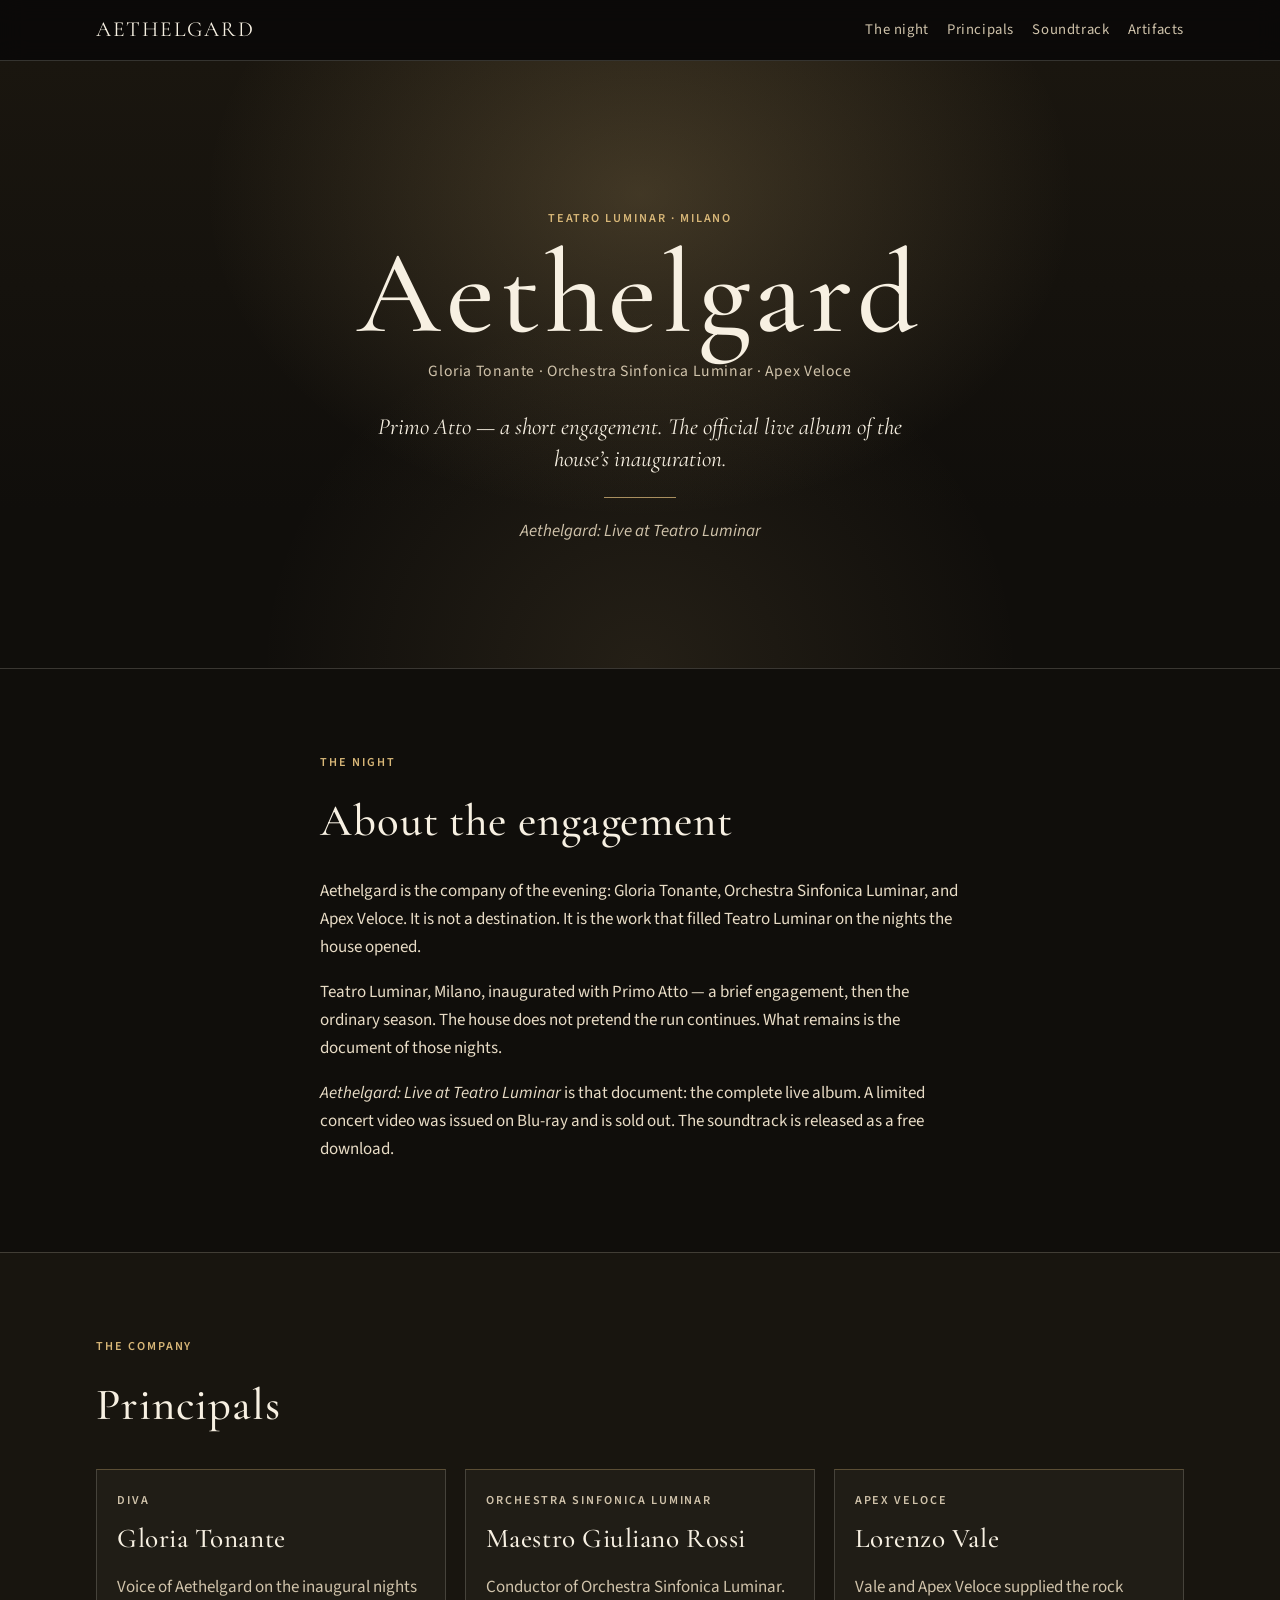
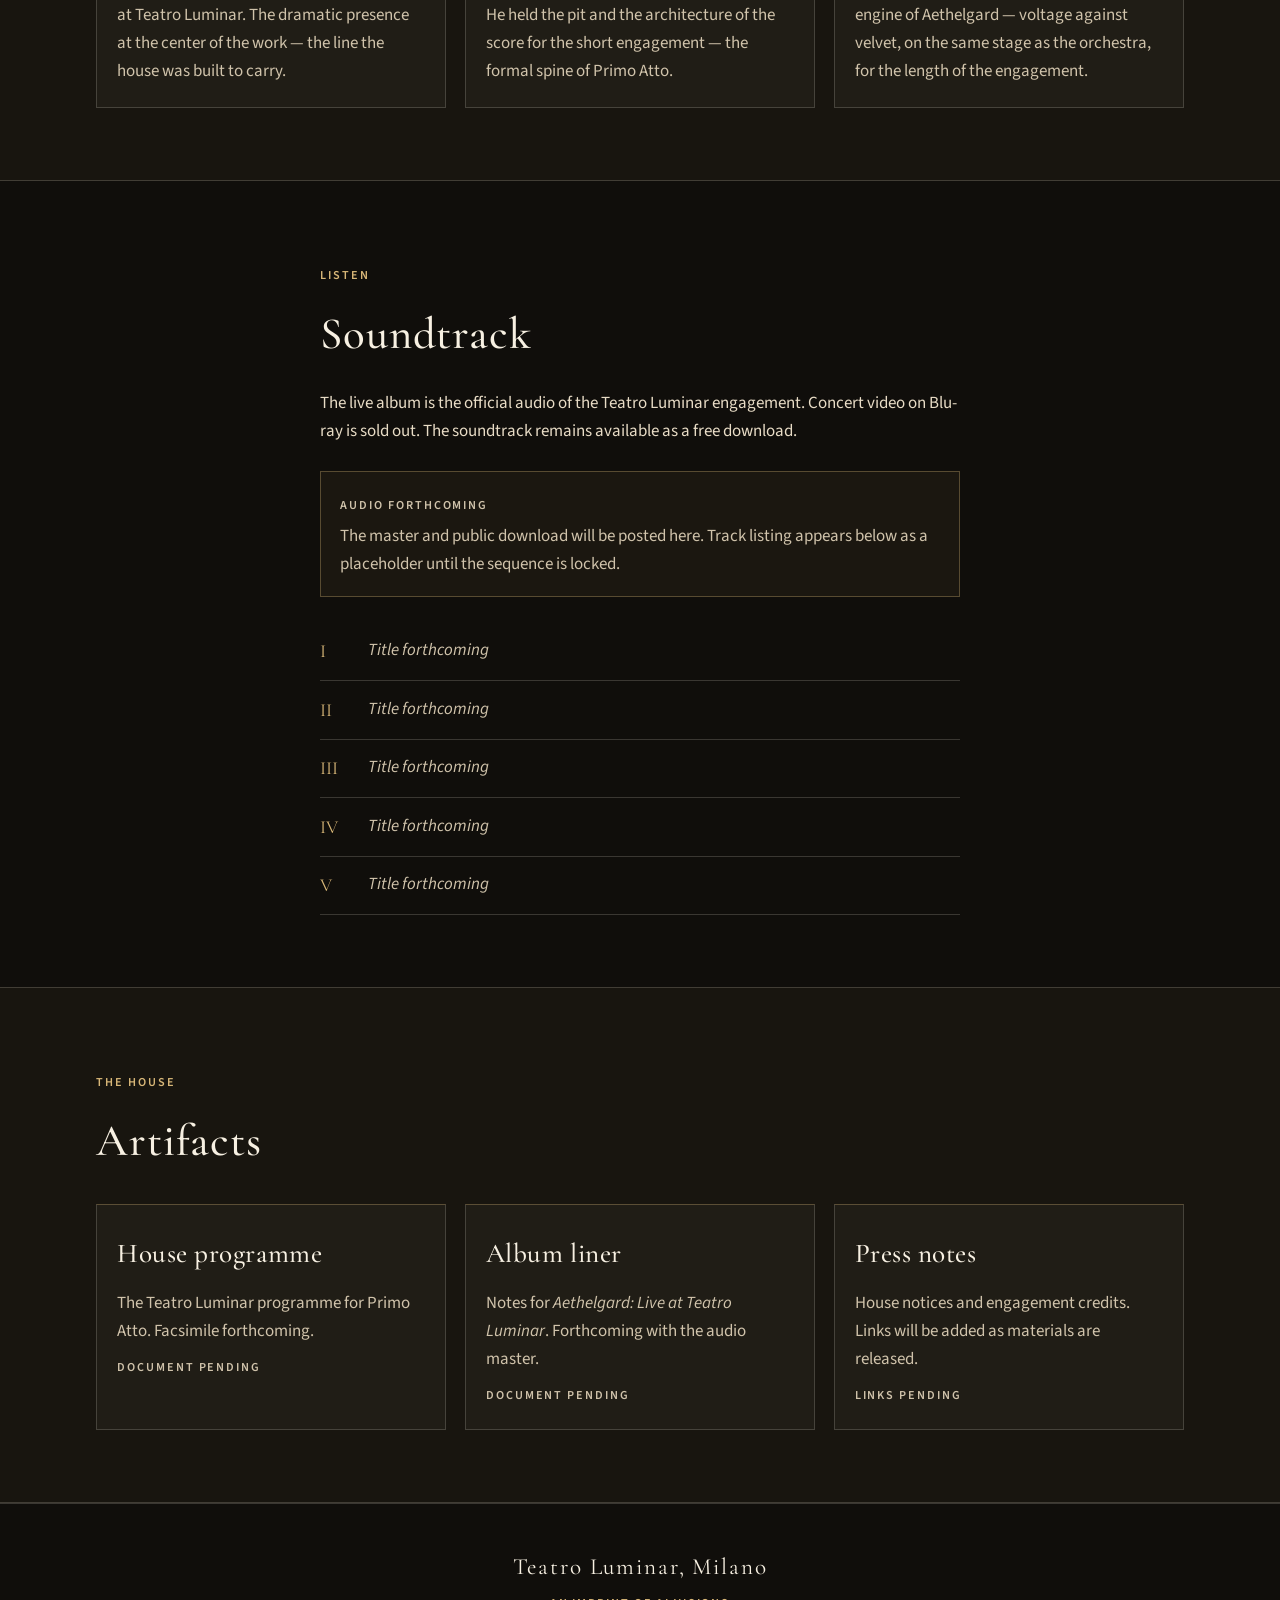
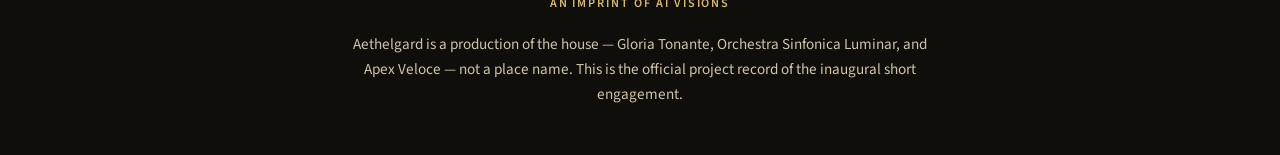
<file: index.html>
<!DOCTYPE html>
<html lang="en">
  <head>
    <meta charset="utf-8" />
    <meta name="viewport" content="width=device-width, initial-scale=1" />
    <title>Aethelgard — Live at Teatro Luminar</title>
    <meta
      name="description"
      content="Aethelgard: Live at Teatro Luminar, Milano. Official record of the inaugural short engagement — Gloria Tonante, Orchestra Sinfonica Luminar, and Apex Veloce."
    />
    <meta name="theme-color" content="#100e0b" />
    <link rel="icon" href="favicon.svg" type="image/svg+xml" />
    <link rel="canonical" href="https://jrk123k.github.io/aethelgard-site/" />
    <meta property="og:title" content="Aethelgard — Live at Teatro Luminar" />
    <meta
      property="og:description"
      content="The official live album of a short engagement at Teatro Luminar, Milano. Primo Atto."
    />
    <meta property="og:type" content="website" />
    <meta property="og:url" content="https://jrk123k.github.io/aethelgard-site/" />
    <link rel="preconnect" href="https://fonts.googleapis.com" />
    <link rel="preconnect" href="https://fonts.gstatic.com" crossorigin />
    <link
      href="https://fonts.googleapis.com/css2?family=Cormorant+Garamond:ital,wght@0,400;0,500;0,600;0,700;1,400;1,500&family=Source+Sans+3:ital,wght@0,400;0,500;0,600;1,400&display=swap"
      rel="stylesheet"
    />
    <link rel="stylesheet" href="styles.css" />
  </head>
  <body>
    <a class="skip-link" href="#main">Skip to content</a>

    <header class="site-header">
      <div class="wrap header-inner">
        <a class="mark" href="#top">Aethelgard</a>
        <nav class="nav" aria-label="Primary">
          <a href="#about">The night</a>
          <a href="#principals">Principals</a>
          <a href="#soundtrack">Soundtrack</a>
          <a href="#artifacts">Artifacts</a>
        </nav>
      </div>
    </header>

    <main id="main">
      <section class="hero" id="top" aria-labelledby="hero-title">
        <div class="hero-glow" aria-hidden="true"></div>
        <div class="wrap hero-inner">
          <p class="eyebrow">Teatro Luminar · Milano</p>
          <h1 id="hero-title">Aethelgard</h1>
          <p class="hero-line">Gloria Tonante · Orchestra Sinfonica Luminar · Apex Veloce</p>
          <p class="hero-tag">
            Primo Atto — a short engagement. The official live album of the house’s
            inauguration.
          </p>
          <div class="hero-rule" aria-hidden="true"></div>
          <p class="hero-album"><cite>Aethelgard: Live at Teatro Luminar</cite></p>
        </div>
      </section>

      <section class="section" id="about" aria-labelledby="about-title">
        <div class="wrap narrow">
          <p class="section-kicker">The night</p>
          <h2 id="about-title">About the engagement</h2>
          <div class="prose">
            <p>
              Aethelgard is the company of the evening: Gloria Tonante, Orchestra
              Sinfonica Luminar, and Apex Veloce. It is not a destination. It is
              the work that filled Teatro Luminar on the nights the house opened.
            </p>
            <p>
              Teatro Luminar, Milano, inaugurated with Primo Atto — a brief
              engagement, then the ordinary season. The house does not pretend
              the run continues. What remains is the document of those nights.
            </p>
            <p>
              <cite>Aethelgard: Live at Teatro Luminar</cite> is that document:
              the complete live album. A limited concert video was issued on
              Blu-ray and is sold out. The soundtrack is released as a free
              download.
            </p>
          </div>
        </div>
      </section>

      <section class="section section-alt" id="principals" aria-labelledby="principals-title">
        <div class="wrap">
          <p class="section-kicker">The company</p>
          <h2 id="principals-title">Principals</h2>
          <ul class="cards">
            <li class="card">
              <p class="card-role">Diva</p>
              <h3>Gloria Tonante</h3>
              <p>
                Voice of Aethelgard on the inaugural nights at Teatro Luminar.
                The dramatic presence at the center of the work — the line the
                house was built to carry.
              </p>
            </li>
            <li class="card">
              <p class="card-role">Orchestra Sinfonica Luminar</p>
              <h3>Maestro Giuliano Rossi</h3>
              <p>
                Conductor of Orchestra Sinfonica Luminar. He held the pit and
                the architecture of the score for the short engagement — the
                formal spine of Primo Atto.
              </p>
            </li>
            <li class="card">
              <p class="card-role">Apex Veloce</p>
              <h3>Lorenzo Vale</h3>
              <p>
                Vale and Apex Veloce supplied the rock engine of Aethelgard —
                voltage against velvet, on the same stage as the orchestra, for
                the length of the engagement.
              </p>
            </li>
          </ul>
        </div>
      </section>

      <section class="section" id="soundtrack" aria-labelledby="soundtrack-title">
        <div class="wrap narrow">
          <p class="section-kicker">Listen</p>
          <h2 id="soundtrack-title">Soundtrack</h2>
          <div class="prose">
            <p>
              The live album is the official audio of the Teatro Luminar
              engagement. Concert video on Blu-ray is sold out. The soundtrack
              remains available as a free download.
            </p>
          </div>
          <div class="notice" role="status">
            <p class="notice-label">Audio forthcoming</p>
            <p>
              The master and public download will be posted here. Track listing
              appears below as a placeholder until the sequence is locked.
            </p>
          </div>
          <ol class="tracks" aria-label="Track listing placeholder">
            <li><span>I</span> <em>Title forthcoming</em></li>
            <li><span>II</span> <em>Title forthcoming</em></li>
            <li><span>III</span> <em>Title forthcoming</em></li>
            <li><span>IV</span> <em>Title forthcoming</em></li>
            <li><span>V</span> <em>Title forthcoming</em></li>
          </ol>
        </div>
      </section>

      <section class="section section-alt" id="artifacts" aria-labelledby="artifacts-title">
        <div class="wrap">
          <p class="section-kicker">The house</p>
          <h2 id="artifacts-title">Artifacts</h2>
          <ul class="artifacts">
            <li>
              <h3>House programme</h3>
              <p>The Teatro Luminar programme for Primo Atto. Facsimile forthcoming.</p>
              <p class="pending">Document pending</p>
            </li>
            <li>
              <h3>Album liner</h3>
              <p>Notes for <cite>Aethelgard: Live at Teatro Luminar</cite>. Forthcoming with the audio master.</p>
              <p class="pending">Document pending</p>
            </li>
            <li>
              <h3>Press notes</h3>
              <p>House notices and engagement credits. Links will be added as materials are released.</p>
              <p class="pending">Links pending</p>
            </li>
          </ul>
        </div>
      </section>
    </main>

    <footer class="site-footer">
      <div class="wrap footer-inner">
        <p class="footer-house">Teatro Luminar, Milano</p>
        <p class="footer-imprint">An imprint of AI Visions</p>
        <p class="footer-note">
          Aethelgard is a production of the house — Gloria Tonante, Orchestra
          Sinfonica Luminar, and Apex Veloce — not a place name. This is the
          official project record of the inaugural short engagement.
        </p>
      </div>
    </footer>
  </body>
</html>
</file>
<file: styles.css>
:root {
  --bg: #100e0b;
  --bg-alt: #18150f;
  --ink: #f7f0e2;
  --muted: #d0c3ab;
  --gold: #d8b778;
  --gold-soft: rgba(216, 183, 120, 0.32);
  --line: rgba(247, 240, 226, 0.18);
  --max: 68rem;
  --narrow: 40rem;
}

*,
*::before,
*::after {
  box-sizing: border-box;
}

html {
  scroll-behavior: smooth;
}

body {
  margin: 0;
  background: var(--bg);
  color: var(--ink);
  font-family: "Source Sans 3", "Segoe UI", sans-serif;
  font-size: 1.0625rem;
  line-height: 1.65;
}

img {
  max-width: 100%;
}

cite {
  font-style: italic;
}

a {
  color: var(--gold);
  text-decoration-thickness: 1px;
  text-underline-offset: 0.18em;
}

a:hover {
  color: #e4c892;
}

:focus-visible {
  outline: 2px solid var(--gold);
  outline-offset: 3px;
}

.skip-link {
  position: absolute;
  left: 1rem;
  top: -3rem;
  z-index: 20;
  background: var(--gold);
  color: #1a140c;
  padding: 0.4rem 0.7rem;
  font-weight: 600;
}

.skip-link:focus {
  top: 0.75rem;
}

.wrap {
  width: min(100% - 2rem, var(--max));
  margin-inline: auto;
}

.narrow {
  width: min(100% - 2rem, var(--narrow));
}

.site-header {
  position: sticky;
  top: 0;
  z-index: 10;
  background: rgba(11, 10, 8, 0.88);
  backdrop-filter: blur(12px);
  border-bottom: 1px solid var(--line);
}

.header-inner {
  display: flex;
  align-items: center;
  justify-content: space-between;
  gap: 1rem;
  min-height: 3.75rem;
}

.mark {
  color: var(--ink);
  text-decoration: none;
  font-family: "Cormorant Garamond", "Times New Roman", serif;
  font-size: 1.35rem;
  letter-spacing: 0.08em;
  text-transform: uppercase;
}

.nav {
  display: flex;
  flex-wrap: wrap;
  gap: 0.85rem 1.15rem;
}

.nav a {
  color: var(--muted);
  text-decoration: none;
  font-size: 0.92rem;
  letter-spacing: 0.04em;
}

.nav a:hover,
.nav a:focus-visible {
  color: var(--ink);
}

.hero {
  position: relative;
  overflow: hidden;
  min-height: min(78vh, 38rem);
  display: grid;
  place-items: center;
  text-align: center;
  border-bottom: 1px solid var(--line);
  padding: 4.8rem 0 4rem;
}

.hero-glow {
  position: absolute;
  inset: 0;
  background:
    radial-gradient(ellipse at 50% 22%, rgba(216, 183, 120, 0.22), transparent 48%),
    radial-gradient(ellipse at 50% 100%, rgba(216, 183, 120, 0.1), transparent 42%),
    linear-gradient(180deg, #1a160f 0%, var(--bg) 74%);
  pointer-events: none;
}

.hero-inner {
  position: relative;
}

.eyebrow,
.section-kicker,
.card-role,
.notice-label,
.pending,
.footer-imprint {
  color: var(--gold);
  letter-spacing: 0.16em;
  text-transform: uppercase;
  font-size: 0.76rem;
  font-weight: 600;
}

.hero h1 {
  margin: 0.55rem 0 0.7rem;
  font-family: "Cormorant Garamond", "Times New Roman", serif;
  font-weight: 500;
  font-size: clamp(3.4rem, 12vw, 7.4rem);
  line-height: 0.9;
  letter-spacing: 0.04em;
}

.hero-line {
  margin: 0;
  color: var(--muted);
  font-size: 0.98rem;
  letter-spacing: 0.04em;
}

.hero-tag {
  max-width: 34rem;
  margin: 1.6rem auto 0;
  color: var(--ink);
  font-family: "Cormorant Garamond", "Times New Roman", serif;
  font-size: 1.45rem;
  font-style: italic;
  line-height: 1.4;
}

.hero-rule {
  width: 4.5rem;
  height: 1px;
  margin: 1.35rem auto 0;
  background: var(--gold);
  opacity: 0.75;
}

.hero-album {
  margin: 1.15rem 0 0;
  color: var(--muted);
}

.section {
  padding: 4.5rem 0;
}

.section-alt {
  background: var(--bg-alt);
  border-block: 1px solid var(--line);
}

.section h2,
.card h3,
.artifacts h3 {
  margin: 0.35rem 0 1.1rem;
  font-family: "Cormorant Garamond", "Times New Roman", serif;
  font-weight: 500;
  font-size: clamp(2rem, 5vw, 2.8rem);
  letter-spacing: 0.02em;
}

.prose p {
  margin: 0 0 1.05rem;
  color: #e8dcc6;
}

.cards,
.artifacts,
.tracks {
  list-style: none;
  padding: 0;
  margin: 1.6rem 0 0;
}

.cards,
.artifacts {
  display: grid;
  gap: 1.15rem;
}

@media (min-width: 800px) {
  .cards,
  .artifacts {
    grid-template-columns: repeat(3, 1fr);
  }
}

.card,
.artifacts li {
  background: rgba(255, 248, 230, 0.035);
  border: 1px solid var(--line);
  border-top: 1px solid var(--gold-soft);
  padding: 1.35rem 1.25rem 1.4rem;
}

.card h3,
.artifacts h3 {
  font-size: 1.7rem;
  margin-bottom: 0.7rem;
}

.card p,
.artifacts p {
  margin: 0;
  color: var(--muted);
}

.card p + p,
.artifacts p + p {
  margin-top: 0.85rem;
}

.notice {
  margin-top: 1.6rem;
  padding: 1.15rem 1.2rem;
  border: 1px solid var(--gold-soft);
  background: rgba(201, 166, 107, 0.06);
}

.notice p {
  margin: 0.35rem 0 0;
  color: var(--muted);
}

.tracks li {
  display: grid;
  grid-template-columns: 2.2rem 1fr;
  gap: 0.8rem;
  padding: 0.85rem 0;
  border-bottom: 1px solid var(--line);
  color: var(--muted);
}

.tracks span {
  color: var(--gold);
  font-family: "Cormorant Garamond", "Times New Roman", serif;
  font-size: 1.15rem;
}

.pending {
  margin-top: 1rem;
}

.site-footer {
  padding: 2.8rem 0 3rem;
  border-top: 1px solid var(--line);
}

.footer-inner {
  text-align: center;
}

.footer-house {
  margin: 0;
  font-family: "Cormorant Garamond", "Times New Roman", serif;
  font-size: 1.45rem;
  letter-spacing: 0.08em;
}

.footer-imprint {
  margin: 0.45rem 0 1.1rem;
}

.footer-note {
  margin: 0 auto;
  max-width: 36rem;
  color: var(--muted);
  font-size: 0.95rem;
}

@media (max-width: 700px) {
  .header-inner {
    flex-direction: column;
    align-items: flex-start;
    padding: 0.75rem 0 0.9rem;
  }

  .hero {
    min-height: auto;
    padding: 4.2rem 0 3.4rem;
  }
}

@media (prefers-reduced-motion: reduce) {
  html {
    scroll-behavior: auto;
  }
}
</file>
